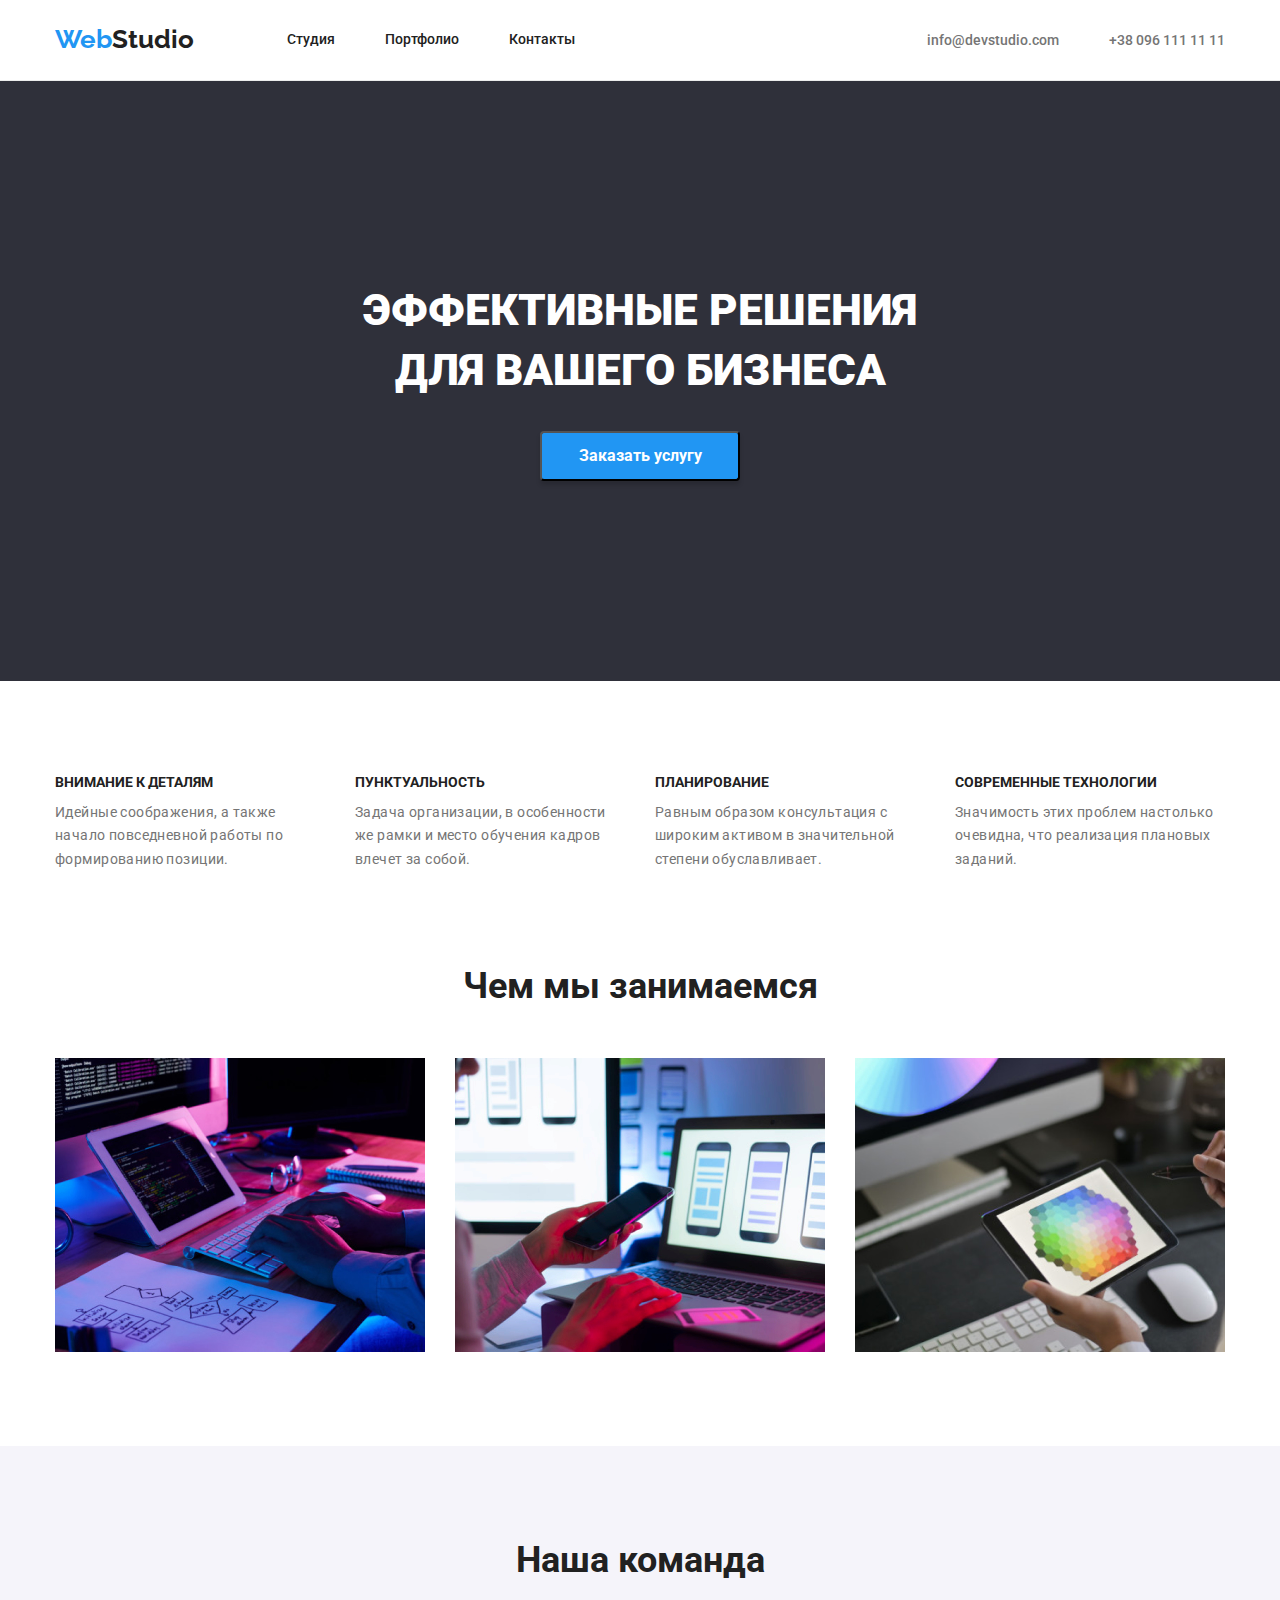
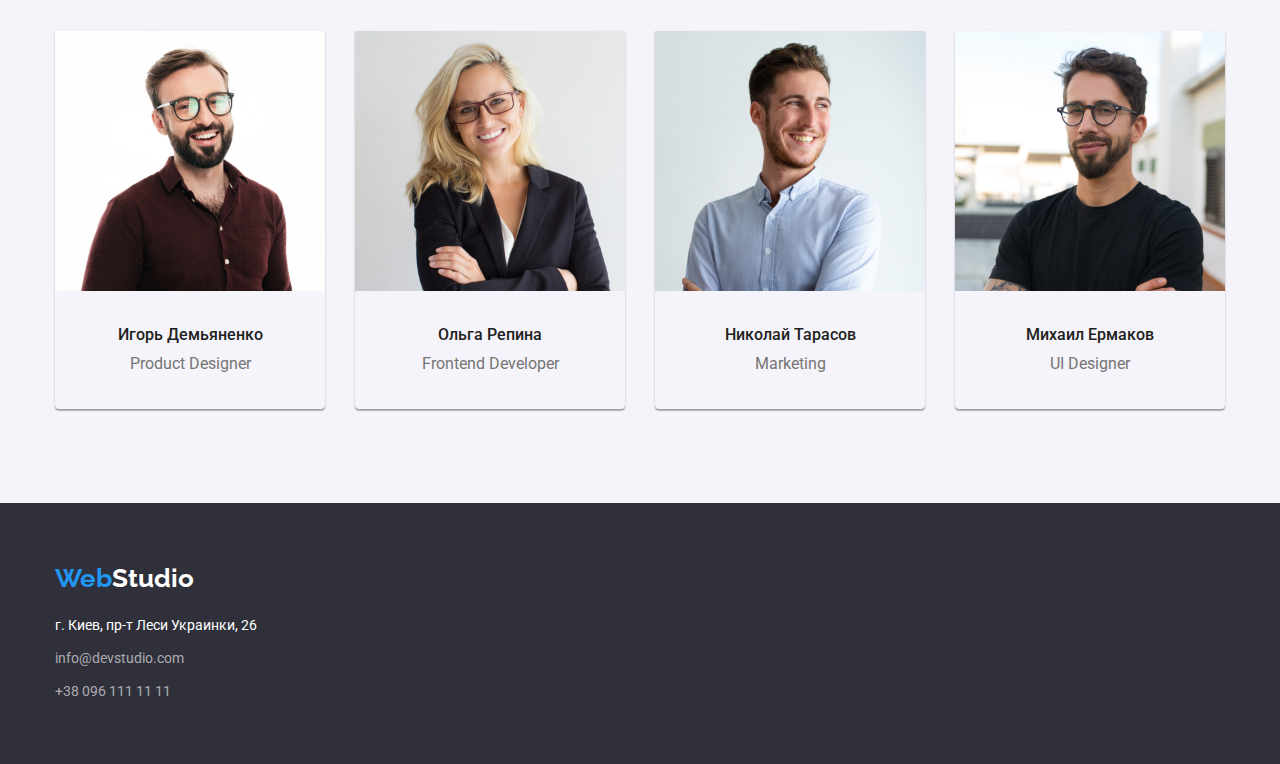
<file: index.html>
<!DOCTYPE html>
<html lang="ru">
<head>
    <meta charset="UTF-8">
    <meta http-equiv="X-UA-Compatible" content="IE=edge">
    <meta name="viewport" content="width=device-width, initial-scale=1.0">
    <title>Студия</title>
    <link rel="preconnect" href="https://fonts.googleapis.com">
    <link rel="preconnect" href="https://fonts.googleapis.com">
    <link rel="preconnect" href="https://fonts.gstatic.com" crossorigin>
    <link href="https://fonts.googleapis.com/css2?family=Raleway:wght@700&family=Roboto:wght@400;500;700;900&display=swap" rel="stylesheet">
    <link rel="stylesheet" href="https://cdnjs.cloudflare.com/ajax/libs/modern-normalize/1.1.0/modern-normalize.css" integrity="sha512-Y0MM+V6ymRKN2zStTqzQ227DWhhp4Mzdo6gnlRnuaNCbc+YN/ZH0sBCLTM4M0oSy9c9VKiCvd4Jk44aCLrNS5Q==" crossorigin="anonymous" referrerpolicy="no-referrer" />
    <link rel="stylesheet" href="./css/styles.css">
</head>
<body>
    <!--Хэдер-->
<header class="header">
    <div class="container header-container">
    <a href="" lang="en" class="link webstudio">Web<span class="studio-header">Studio</span>  </a>
        <nav class="header-nav">
        <ul class="list header-list">
            <li class="header-list-item"><a href="./index.html" class="link header-li">Студия</a></li>
            <li class="header-list-item"><a href="./portfolio.html" class="link header-li">Портфолио</a></li>
            <li class="header-list-item"><a href="" class="link header-li">Контакты</a></li>
         </ul>
        </nav>
        <ul class="list header-contact-ul">
            <li class="header-contact-li"><a href="mailto:info@devstudio.com" class="link header-contact">info@devstudio.com</a></li>
            <li class="header-contact-li"><a href="tel:+380961111111" class="link header-contact">+38 096 111 11 11</a></li>
        </ul>
    </div>        
         
</header>
    <!--MAIN-->
<main>
    <!--Герой-->
 <section class="hero">
     <div class="container hero-container">
        <h1 class="hero-main-title">Эффективные решения <br> для вашего бизнеса</h1>
        <button type="button" class="hero-btn">Заказать услугу</button>
    </div>
</section>
    
    <!--Наши-сильные-стороны-->
<section class="features">
    <div class="container">
        <h2 class="hidden">Наши сильные стороны</h2> <!--скрыть-->
        <ul class="list features-ul">
            <li class="features-li">
                <div class="features-li-text">
                <h3 class="features-h">Внимание к деталям</h3>
                <p class="features-text">Идейные соображения, а также начало повседневной работы по формированию позиции.</p>
            </div>
        </li>

            <li class="features-li">
                <div class="features-li-text">
                <h3 class="features-h">Пунктуальность</h3>
                <p class="features-text">Задача организации, в особенности же рамки и место обучения кадров влечет за собой.</p>
            </div>
         </li>

            <li class="features-li">
                <div class="features-li-text">
                <h3 class="features-h">Планирование</h3>
                <p class="features-text">Равным образом консультация с широким активом в значительной степени обуславливает.</p>
            </div>
         </li>

            <li class="features-li">
                <div class="features-li-text">
                <h3 class="features-h">Современные технологии</h3>
                <p class="features-text">Значимость этих проблем настолько очевидна, что реализация плановых заданий.</p>
            </div> </li>
        </ul>
    </div>
</section>

    <!--Чем-мы=занимаемся-->
<section class="we-do">
    <div class="container we-do-container">
        <h2 class="we-do-title">Чем мы занимаемся</h2>
        <ul class="list  we-do-ul">
            <li class="we-do-li">
                <a href="" class="link"><img src="./img/comp.jpg" alt="Программист использует компьютер" width="370"></a>
            </li>
            <li class="we-do-li">
                <a href="" class="link"><img src="./img/mob.jpg" alt="Программист использует телефон" width="370"></a>
            </li>
            <li class="we-do-li">
                <a href="" class="link"><img src="./img/tablet.jpg" alt="Программист использует планшет" width="370"></a>
            </li>
        </ul>
    </div>
</section>
    <!--Наша-команда-->
<section class="team">
    <div class="container team-container">
        <h2 class="team-title">Наша команда</h2>
        <ul class="list team-ul">
            <li class="team-li">
                 <img src="./img/igor.jpg" alt="Фото человека" width="270">  
                 <div class="team-li-text">
                     <h3 class="team-h">Игорь Демьяненко</h3>  
                 <p class="team-text">Product Designer</p>
                </div>
                 
            </li>

            <li class="team-li">
                <img src="./img/olga.jpg" alt="Фото человека" width="270">  
                <div class="team-li-text">
                    <h3 class="team-h">Ольга Репина</h3>  
                <p class="team-text">Frontend Developer</p>
            </div>
                
            </li>

            <li class="team-li">
                 <img src="./img/nik.jpg" alt="Фото человека" width="270">  
                 <div class="team-li-text">
                     <h3 class="team-h">Николай Тарасов</h3>  
                 <p class="team-text">Marketing</p>
                </div>
                 
             </li>

            <li class="team-li">
                 <img src="./img/michael.jpg" alt="Фото человека" width="270">  
                 <div class="team-li-text">
                     <h3 class="team-h">Михаил Ермаков</h3>  
                 <p class="team-text">UI Designer</p>
                </div>
                 
             </li>

        </ul>
    </div>

</section>
</main>
    <!--Футер-->
<footer class="footer">
    <div class="container footer-container">

    <a href="" lang="en" class="link footer-webstudio">Web<span class="studio-footer">Studio</span>  </a>

    <address class="footer-address">
        <p class="footer-p">г. Киев, пр-т Леси Украинки, 26</p>
        <ul class="list footer-ul">
            <li class="footer-li"><a href="mailto:info@devstudio.com" class="footer-link link">info@devstudio.com</a></li>
            <li class="footer-li"><a href="tel:+380961111111" class="footer-link link">+38 096 111 11 11</a></li>
        </ul>
        
    
    </address>
</div>

    

</footer>

</body>
</html>
</file>
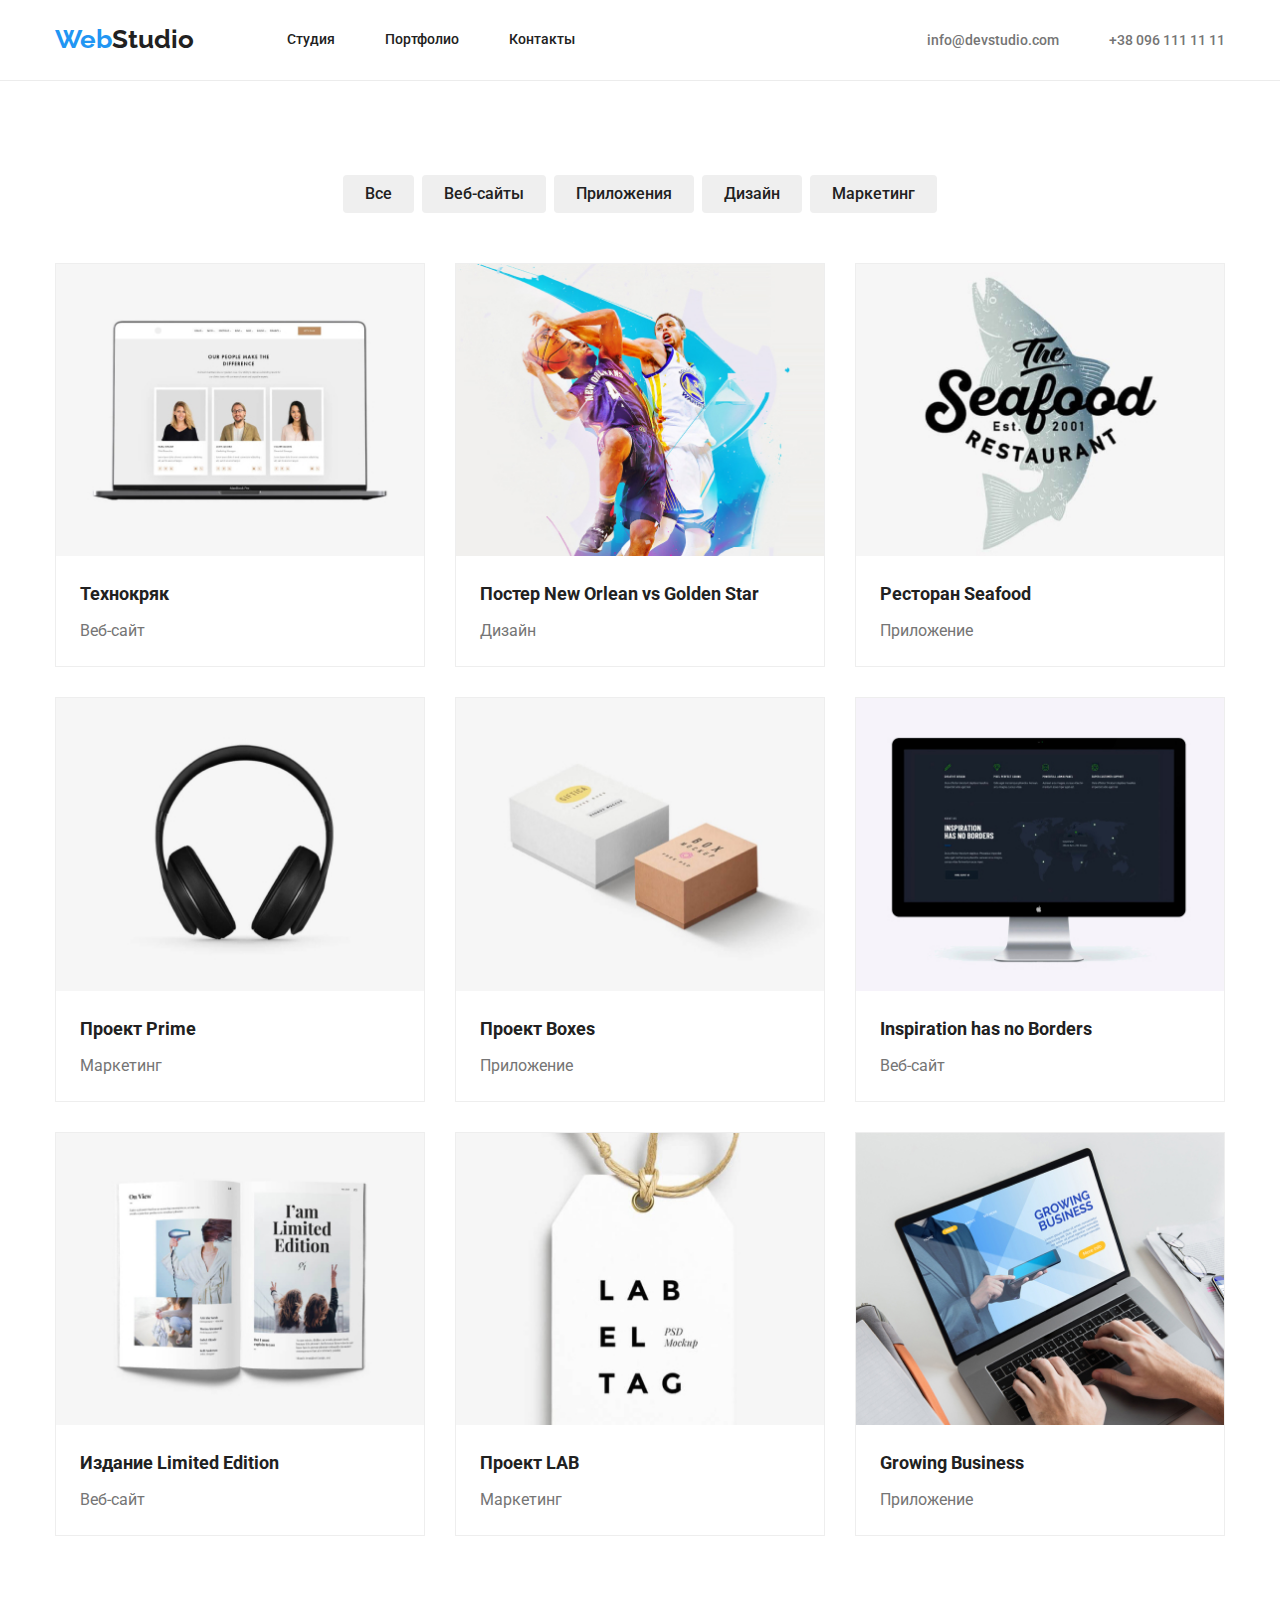
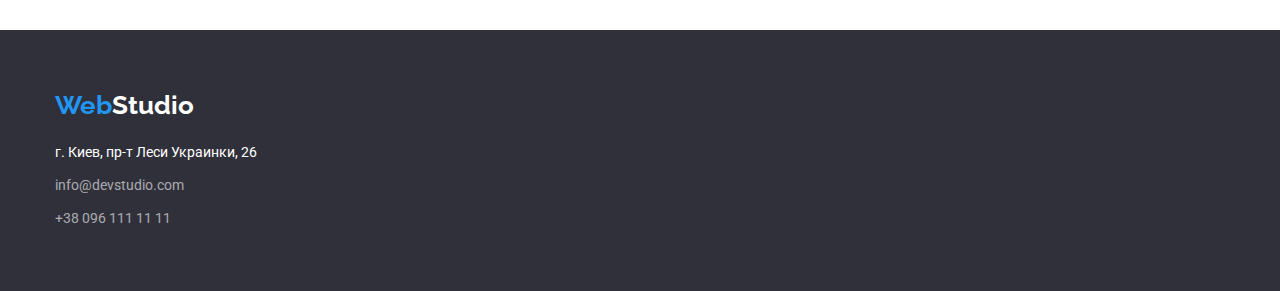
<file: portfolio.html>
<!DOCTYPE html>
<html lang="ru">
<head>
    <meta charset="UTF-8">
    <meta http-equiv="X-UA-Compatible" content="IE=edge">
    <meta name="viewport" content="width=device-width, initial-scale=1.0">
    <title>Портфолио</title>
    <link rel="preconnect" href="https://fonts.googleapis.com">
    <link rel="preconnect" href="https://fonts.googleapis.com">
    <link rel="preconnect" href="https://fonts.gstatic.com" crossorigin>
    <link href="https://fonts.googleapis.com/css2?family=Raleway:wght@700&family=Roboto:wght@400;500;700;900&display=swap" rel="stylesheet">
    <link rel="stylesheet" href="https://cdnjs.cloudflare.com/ajax/libs/modern-normalize/1.1.0/modern-normalize.css" integrity="sha512-Y0MM+V6ymRKN2zStTqzQ227DWhhp4Mzdo6gnlRnuaNCbc+YN/ZH0sBCLTM4M0oSy9c9VKiCvd4Jk44aCLrNS5Q==" crossorigin="anonymous" referrerpolicy="no-referrer" />
    <link rel="stylesheet" href="./css/styles.css">
</head>
<body>
    <!--Хэдер-->
    <header class="header">
        <div class="container header-container">
        <a href="" lang="en" class="link webstudio">Web<span class="studio-header">Studio</span>  </a>
            <nav class="header-nav">
            <ul class="list header-list">
                <li class="header-list-item"><a href="./index.html" class="link header-li">Студия</a></li>
                <li class="header-list-item"><a href="./portfolio.html" class="link header-li">Портфолио</a></li>
                <li class="header-list-item"><a href="" class="link header-li">Контакты</a></li>
             </ul>
            </nav>
            <ul class="list header-contact-ul">
                <li class="header-contact-li"><a href="mailto:info@devstudio.com" class="link header-contact">info@devstudio.com</a></li>
                <li class="header-contact-li"><a href="tel:+380961111111" class="link header-contact">+38 096 111 11 11</a></li>
            </ul>
        </div>        
             
    </header>

<!--Main-->
<main>

    <!--Фильтры-->
    <section class="filter">
        <div class="container filter-container">
        <h2 class="hidden">Примеры работ</h2> <!--скрыть-->
        
        <ul class="list filter-ul">
            <li class="filter-li">
                <button type="button" class="filter-btn">Все</button>
                
            </li>
            <li class="filter-li"> 
                <button type="button" class="filter-btn">Веб-сайты</button> 
            </li>
            <li class="filter-li">
                <button type="button" class="filter-btn">Приложения</button> 
            </li>
            <li class="filter-li">
                <button type="button" class="filter-btn">Дизайн</button>   
            </li>
            <li class="filter-li">
                <button type="button" class="filter-btn">Маркетинг</button>
            </li>
        </ul>
        
 
<!--Галерея-->

        <div class="gallery-div">
        <ul class="list gallery-ul">
            <li class="gallery-li">
                <a href="" class="gallery-link link">
                    <img src="./img/technocr.jpg" alt="презентация проекта Технокряк" width="370">
                <div class="gallery-h-text">   
                     <h3 class="gallery-h">Технокряк</h3>
                <p class="gallery-text">Веб-сайт</p>
            </div>
                
                </a>
            </li>

            <li class="gallery-li">
                <a href="" class="gallery-link link">
                    <img src="./img/poster-new-orl.jpg" alt="пример постера проекта" width="370">
                    <div class="gallery-h-text"> 
                        <h3 class="gallery-h" lang="en">Постер New Orlean vs Golden Star</h3>
                <p class="gallery-text">Дизайн</p>
            </div>                   
                </a>
            </li>

            <li class="gallery-li">
                <a href="" class="gallery-link link">
                    <img src="./img/seafood.jpg" alt="логотип ресторана" width="370">
                    <div class="gallery-h-text">
                        <h3 class="gallery-h">Ресторан Seafood</h3>
                <p class="gallery-text">Приложение</p>
            </div>
                    
                </a>
            </li>

            <li class="gallery-li">
                <a href="" class="gallery-link link">
                    <img src="./img/prime.jpg" alt="наушники-гамбургеры чёрного цвета" width="370">
                    <div class="gallery-h-text">
                        <h3 class="gallery-h">Проект Prime</h3>
                <p class="gallery-text">Маркетинг</p>
            </div>
                    
                </a>
            </li>

            <li class="gallery-li">
                <a href="" class="gallery-link link">
                    <img src="./img/boxes.jpg" alt="две коробки" width="370">
                    <div class="gallery-h-text">
                        <h3 class="gallery-h">Проект <span lang="en">Boxes</span> </h3>
                <p class="gallery-text">Приложение</p>
            </div>
                    
                </a>
            </li>

            <li class="gallery-li">
                <a href="" class="gallery-link link">
                    <img src="./img/inspiration-has-no-borders.jpg" alt="компьютер" width="370">
                    <div class="gallery-h-text">
                        <h3 class="gallery-h" lang="en">Inspiration has no Borders</h3>
                <p class="gallery-text">Веб-сайт</p>
            </div>
                    
                </a>
            </li>

            <li class="gallery-li">
                <a href="" class="gallery-link link">
                    <img src="./img/limited-edition.jpg" alt="раскрытая книга" width="370">
                    <div class="gallery-h-text">
                        <h3 class="gallery-h">Издание <span lang="en">Limited Edition</span> </h3>
                <p class="gallery-text">Веб-сайт</p>
            </div>                    
                </a>
            </li>

            <li class="gallery-li">
                <a href="" class="gallery-link link">
                    <img src="./img/lab.jpg" alt="логотип с буквами проекта" width="370">
                    <div class="gallery-h-text">
                        <h3 class="gallery-h">Проект <span lang="en">LAB</span> </h3>
                <p class="gallery-text">Маркетинг</p>
            </div>
                    
                </a>
            </li>

            <li class="gallery-li">
                <a href="" class="gallery-link link">
                    <img src="./img/growing-bus.jpg" alt="человек печатает на компьютере" width="370">
                    <div class="gallery-h-text">
                        <h3 class="gallery-h" lang="en">Growing Business</h3>
                <p class="gallery-text">Приложение</p>
            </div>
                    
                </a>
            </li>
         </ul>
     </div>

    

   

    </div>
    </section>



</main>

    <!--Футер-->
    <footer class="footer">
        <div class="container footer-container">
    
        <a href="" lang="en" class="link footer-webstudio">Web<span class="studio-footer">Studio</span>  </a>
    
        <address class="footer-address">
            <p class="footer-p">г. Киев, пр-т Леси Украинки, 26</p>
            <ul class="list footer-ul">
                <li class="footer-li"><a href="mailto:info@devstudio.com" class="footer-link link">info@devstudio.com</a></li>
                <li class="footer-li"><a href="tel:+380961111111" class="footer-link link">+38 096 111 11 11</a></li>
            </ul>
            
        
        </address>
    </div>
    
        
    
    </footer>

</body>
</html>
</file>
<file: css/styles.css>
:root {
--card-set-gap: 30px;

--background-main-color: #ffffff;
--background-footer-color:#2f303a;
--background-hero-color: #2f303a;
--background-team-color: #f5f4fa;

--title-h1-color: #ffffff;
--title-h2-color: #212121;
--title-h3-color: #212121;

--header-nav-color: #212121;
--filter-btn-color: #212121;
--header-contact-color: #757575;
--main-text-color: #757575;
--footer-text-color: #ffffff;
--btn-text-color: #ffffff;
--web-color: #2196F3;
--studio-header-color: #212121;
--studio-footer-color: #ffffff;
--footer-link-color: rgba(255, 255, 255, 0.6);


--highlight-color: #2196F3;
--btn-color: #2196F3;
--footer-color: #2F303A;
}

/*Глобальные*/

h1, h2, h3, h4, h5, h6, p {
    margin: 0;
}
ul {
    margin: 0;
    padding: 0;
}

body {
    font-family: 'Roboto', 'sans-serif';
    background-color: var(--background-main-color);
}



.list {
    list-style-type: none;
}

.link {
    text-decoration: none;
    color: inherit;

}

.link.current {
    color: var(--highlight-color);
}

.container {
    width: 1200px;
    padding-left: 15px;
    padding-right: 15px;
    margin: 0 auto;
}

img {
    display: block;
    max-width: 100%;
    height: auto;
}

.hidden {
    position: absolute;
    width: 1px;
    margin: -1px;
    border: 0;
    padding: 0;
        
    white-space: nowrap;
    clip-path: inset(100%);
    clip: rect(0 0 0 0);
    overflow: hidden;
    
}

/*Хэдер*/
.header {
    border-bottom: 1px solid #ececec;
}

.header-container {
    display: flex;    
    align-items: center;
    
}

.header-nav {
    display: flex;
    align-items: center;

    
}

.studio-header {
    color: var(--studio-header-color);
}
.webstudio {
    
    margin-right: 93px;

    font-family: Raleway;
    font-weight: bold;
    font-size: 26px;
    line-height: 1.2;
    color: var(--btn-color);


}

.webstudio:hover, .webstudio:focus {
    color: var(--highlight-color);
}

.header-list {
    display: flex;
}



.header-list-item:not(:last-child) {
    margin-right: 50px;


}

.header-li {
    display: block;

    padding-top: 32px;
    padding-bottom: 32px;

    font-weight: 500;
    font-size: 14px;
    line-height: 1.14;
    color: var(--header-nav-color);
}

.header-li:focus, .header-li:hover {
    color: var(--highlight-color);
}

.header-contact-ul {
    display: flex;
    margin-left: auto;
}

.header-contact-li:not(:last-child) {
    margin-right: 50px;
}

.header-contact {
    font-weight: 500;
    font-size: 14px;
    line-height: 16px;
    color: var(--header-contact-color);
}

.header-contact:hover, .header-contact:focus {
    color: var(--btn-text-color);
    background-color: var(--btn-color);
}

/*Футер*/
.footer {
    padding-top: 60px;
    padding-bottom: 60px;

   background-color: var(--background-footer-color); 

}

.footer-container {

}

.footer-webstudio {
    font-family: Raleway;
    font-weight: bold;
    font-size: 26px;
    line-height: 1.2;
    color: var(--btn-color);
}

.footer-address {
    margin-top: 20px;
    font-style: normal;
    font-size: 14px;
    line-height: 1.71;
    color: var(--footer-text-color);
}

.footer-p {
    margin-bottom: 9px;
}


.footer-ul {

}

.footer-li:not(:last-child) {
    padding-bottom: 9px;
}
.footer-link {
    font-style: normal;
    font-size: 14px;
    line-height: 1.71;
    color: var(--footer-link-color);
    
}
.footer-link:focus, .footer-link:hover {
    background-color: var(--highlight-color);
    color: var(--studio-footer-color);

}



.studio-footer {
    color: var(--studio-footer-color);
}
    


                                                /*СТУДИЯ*/


/*Герой*/
.hero {
    text-align: center;
    padding-top: 200px;
    padding-bottom: 200px;

    background-color: var(--background-hero-color);
    
}

.hero-container {
    margin-left: auto;
    margin-right: auto; 
}

.hero-main-title {
    margin-bottom: 30px;

    font-family: Roboto;
    font-style: normal;
    font-weight: 900;
    font-size: 44px;
    line-height: 1.36;
    text-transform: uppercase;
    color: var(--title-h1-color);
}

.hero-btn {
    width: 200px;
    height: 50px;

    cursor: pointer;
    color: var(--btn-text-color);
    background-color: var(--btn-color);
    font-family: Roboto;
    font-weight: bold;
    font-size: 16px;
    line-height: 1.87;

    box-shadow: 0px 4px 4px rgba(0, 0, 0, 0.15);
    border-radius: 4px;
}
/*Наши-сильные-стороны*/
.features {
    padding-top: 94px;
    text-align: center;
}

.features-ul {
    display: flex;
    

}

.features-li {
    width: 270px;
}

.features-li-text {
    text-align: left;
    
}


.features-li:not(:last-child) {
    margin-right: 30px;
} 


.features-h {
    margin-bottom: 10px;

    font-weight: bold;
    font-size: 14px;
    line-height: 1.14;
    color: var(--title-h3-color);
    text-transform: uppercase;
    
}
.features-text {
    letter-spacing: 0.03em;

    font-size: 14px;
    line-height: 1.7;
    color: var(--main-text-color);

}




/*Чем-мы=занимаемся*/
.we-do {
    padding-top: 94px;
    padding-bottom: 94px;
}
.we-do-container {
    text-align: center;

}

.we-do-title {
    margin-bottom: 50px;
    margin-left: auto;
    margin-right: auto;

    font-weight: bold;
    font-size: 36px;
    line-height: 1.16;
    color: var(--title-h2-color);
}
.we-do-ul {
    display: flex;
    flex-wrap: wrap;
    
    margin-left: calc(-1 * var(--card-set-gap));
    margin-top: calc(-1 * var(--card-set-gap));

}
.we-do-li {
    flex-basis: calc(100%/ 3 - var(--card-set-gap));
    margin-top: var(--card-set-gap);
    margin-left: var(--card-set-gap);
}

/*.we-do-li:not(:last-child) {
    margin-right: 30px;
}*/
    

/*Наша-команда*/
.team {
    background-color: var(--background-team-color);
    padding-top: 94px;
    padding-bottom: 94px;
}

.team-container {
    text-align: center;
}

.team-title {
    margin-bottom: 50px;
    margin-left: auto;
    margin-right: auto;

    font-weight: bold;
    font-size: 36px;
    line-height: 1.16;
    color: var(--title-h2-color);
}

.team-ul {
    display: flex;
    flex-wrap: wrap;
    
    margin-left: calc(-1 * var(--card-set-gap));
    margin-top: calc(-1 * var(--card-set-gap));

}

.team-li {
    flex-basis: calc(100%/ 4 - var(--card-set-gap));
    margin-top: var(--card-set-gap);
    margin-left: var(--card-set-gap);

    box-shadow: 0px 1px 3px rgba(0, 0, 0, 0.12), 0px 1px 1px rgba(0, 0, 0, 0.14), 0px 2px 1px rgba(0, 0, 0, 0.2);
    border-radius: 0px 0px 4px 4px;
}

/*.team-li:not(:last-child) {

    margin-right: 30px;
 }*/


.team-li-text {
    padding-top: 30px;
    padding-bottom: 30px;
    
}
.team-h {
    font-weight: 500;
    font-size: 16px;
    line-height: 1.8;
    color: var(--title-h3-color);
}

.team-text {
    font-size: 16px;
    line-height: 1.8;
    color: var(--main-text-color);
}



                                            /*ПОРТФОЛИО*/
/*Фильтры*/

.filter {
    padding-top: 94px;
    padding-bottom: 94px;
}


.filter-ul {  
    display: flex;
    justify-content: center;

    margin-bottom: 50px;
     
}

.filter-li {

}

.filter-li:not(:last-child) {
    margin-right: 8px;
}



.filter-btn {
    padding-top: 6px;
    padding-right: 22px;
    padding-bottom: 6px;
    padding-left: 22px;

    cursor: pointer;
    font-family: Roboto;
    font-weight: 500;
    font-size: 16px;
    line-height: 1.625;

    border-radius: 4px;
    border: hidden;
    color: var(--filter-btn-color);
    
}

.filter-btn:hover, .filter-btn:focus {
    background-color: var(--highlight-color);
    color: var(--btn-text-color);
}



.gallery-div {

}
.gallery-ul {
    display: flex;
    flex-wrap: wrap;
    
    margin-left: calc(-1 * var(--card-set-gap));
    margin-top: calc(-1 * var(--card-set-gap));
}

.gallery-li {
    flex-basis: calc(100%/ 3 - var(--card-set-gap));
    
    width: 370px;
    margin-top: var(--card-set-gap);
    margin-left: var(--card-set-gap);


    border: 1px solid #EEEEEE;
    box-sizing: border-box;
}

.gallery-link {

}
.gallery-h-text {
    padding-top: 20px;
    padding-right: 24px;
    padding-bottom: 20px;
    padding-left: 24px;
}

.gallery-h {

    font-weight: bold;
    font-size: 18px;
    line-height: 2;
    color: var(--title-h3-color);
    
}

.gallery-text {
    margin-top: 4px;

    font-size: 16px;
    line-height: 1.875;
    color: var(--main-text-color);
}
</file>
